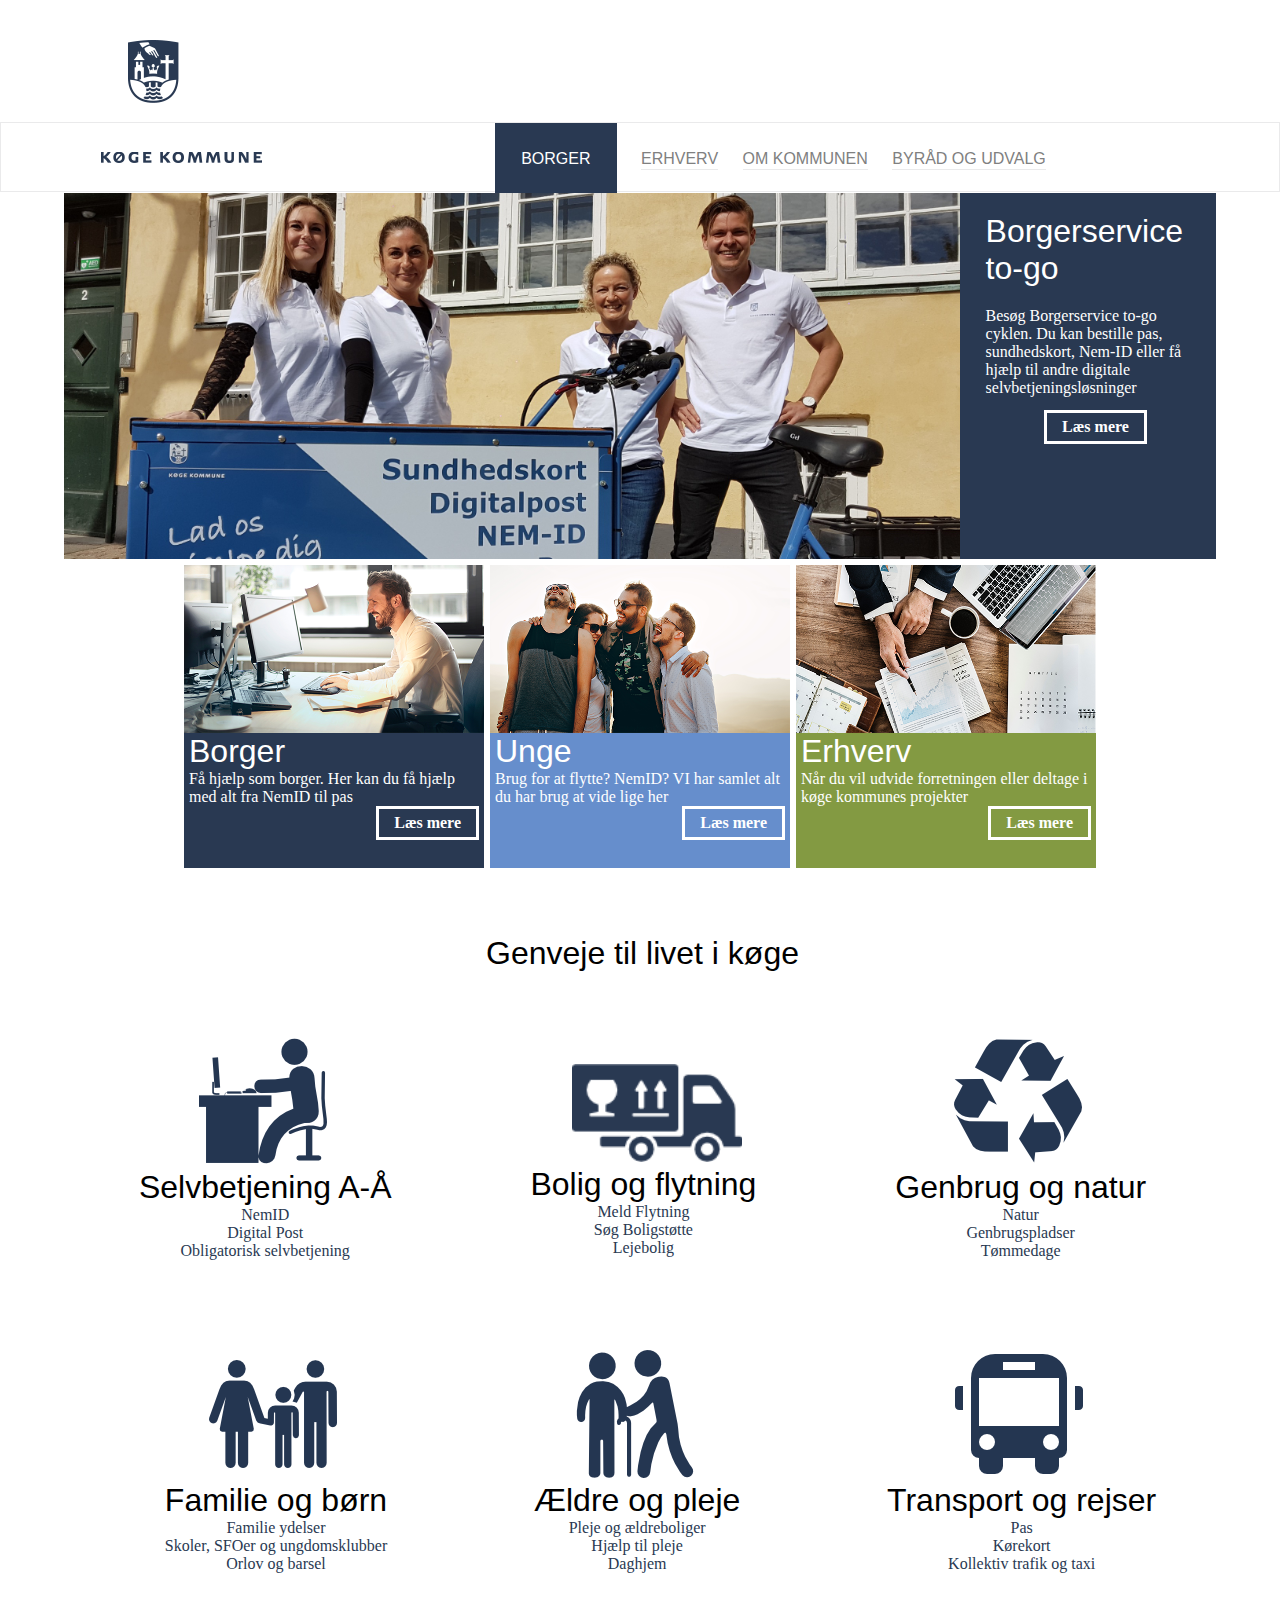
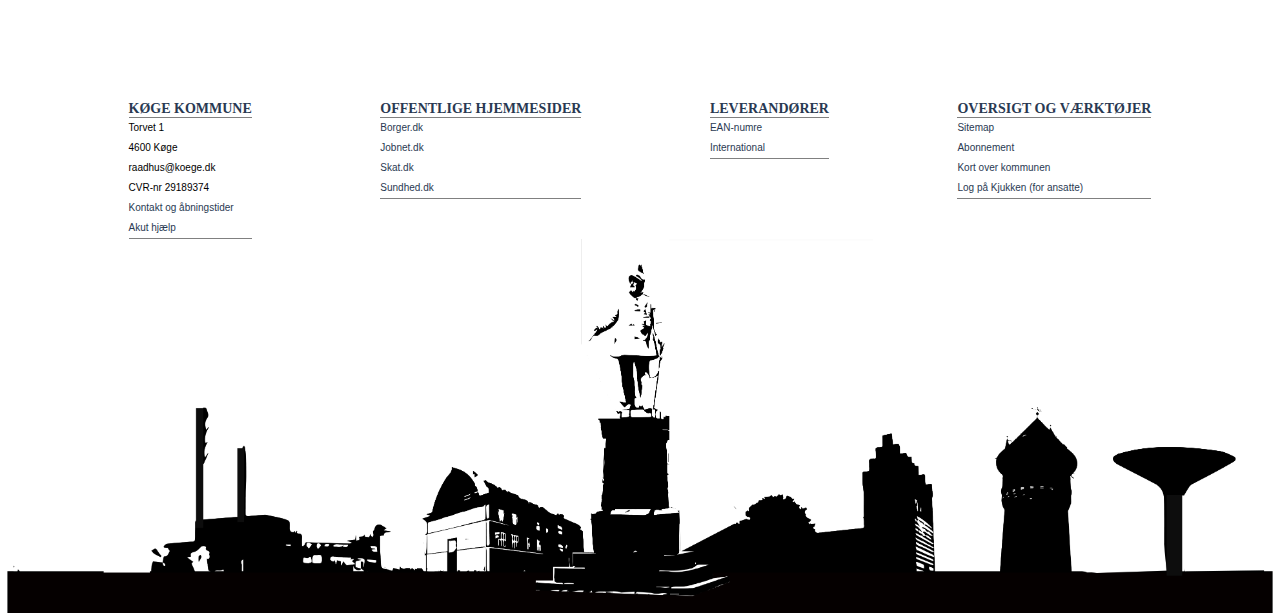
<file: digi4/index.html>
<!DOCTYPE html>
<html lang="en">
<head>
    <title>Køge forside</title>
    <META NAME="ROBOTS" CONTENT="NOINDEX, NOFOLLOW">
    <link rel="stylesheet" type="text/css" href="css/style.css">
    <meta charset="utf-8">
    <meta name="viewport" content="width=device-width, initial-scale=1.0">
      <link rel="stylesheet" href="https://use.fontawesome.com/releases/v5.0.13/css/all.css" integrity="sha384-DNOHZ68U8hZfKXOrtjWvjxusGo9WQnrNx2sqG0tfsghAvtVlRW3tvkXWZh58N9jp" crossorigin="anonymous">
</head>
<body>
<header>
  <div class="komlogo">
      <a href="index.html"><img class="logo" title="Gå til Køge kommunes hjemmeside" src="img/logo.png" alt="logo af køge"></a>
    </div>
      <div class="medier">
      <a href="https://www.facebook.com/koegekommune/">  <i class="fab fa-facebook"></i> </a>
    <a href="https://www.linkedin.com/company/koge-kommune/"> <i class="fab fa-linkedin"></i></a>
      </div>

</header>





    <div class="nav">


  <div class="køgehjem">
    <a href="index.html"><img title="Gå til Køge kommunes hjemmeside" src="img/hjem.png" alt="køge logo"></a>
  </div>
        <label for="toggle">&#9776;</label>
        <input type="checkbox" id="toggle"/>

        <div class="menu">
            <a class="active" href="#">BORGER</a>
            <a href="#">ERHVERV</a>
            <a href="#">OM KOMMUNEN</a>
            <a href="#">BYRÅD OG UDVALG</a>
        </div>
        

    </div>


      <!-- content -->
        <main>
<div class="stortbillede">
  <img class="togo" src="img/to.go.png" alt="Billede af borgerservice to-go">

  <div class="sidebox"><h1 class="textbox">Borgerservice to-go</h1>
    <p class="textbox">Besøg Borgerservice to-go cyklen. Du kan bestille pas, sundhedskort, Nem-ID eller få hjælp til andre digitale selvbetjeningsløsninger</p>
    <a href="https://koege.dk/borger/Selvbetjening-fra-A-Aa/Borgerservice-to-go.aspx"><button type="button" class="button1">Læs mere</button></a>
  </div>
  </div>



          <div class="flex-container">
            <div class="fleximage"><img class="pic" src="img/privat.png" alt="Billede af mand">
            <div class="flextext"><h1 class="hvid">Borger</h1>
              <p class="hvid">Få hjælp som borger. Her kan du få hjælp med alt fra NemID til pas</p>
            <a href="https://www.koege.dk/borger.aspx">  <button type="button">Læs mere</button></a>
            </div>
          </div>
            <div class="fleximage"><img class="pic" src="img/unge.png" alt="Billede af mand">
            <div class="flextext2"><h1 class="hvid">Unge</h1>
              <p class="hvid">Brug for at flytte? NemID? VI har samlet alt du har brug at vide lige her</p>
          <a href="unge.html">  <button type="button">Læs mere</button></a>
          </div>
        </div>

            <div class="fleximage"><img class="pic" src="img/erhverv.png" alt="Billede af mand">
            <div class="flextext3"><h1 class="hvid">Erhverv</h1>
              <p class="hvid">Når du vil udvide forretningen eller deltage i køge kommunes projekter</p>
            <button type="button">Læs mere</button></div>
          </div>
        </div>

<h1 class="genveje">Genveje til livet i køge</h1>


<div class="ikondel">

<div class="ikoner">
  <div class="ikon">
<a href="https://www.koege.dk/borger/Selvbetjening-fra-A-Aa.aspx"><img src="img/selvbe.png" alt="Ikon af en person ved computer"></a>
</div>
  <a href="https://www.koege.dk/borger/Selvbetjening-fra-A-Aa.aspx"><h1 class="sort">Selvbetjening A-Å</h1></a>
<a href="https://www.koege.dk/borger/Selvbetjening-fra-A-Aa/NemID.aspx"><p class="bluedel">NemID</p></a>

<a href="https://www.koege.dk/borger/Selvbetjening-fra-A-Aa/Digital-post.aspx"><p class="bluedel">Digital Post</p></a>
  <a href="https://www.koege.dk/borger/Selvbetjening-fra-A-Aa/Obligatorisk-selvbetjening.aspx"><p class="bluedel">Obligatorisk selvbetjening</p></a>
</div>
<div class="ikoner">
  <div class="ikon2">
    <a href="https://www.koege.dk/borger/Bolig-planlaegning-byggeri-og-flytning.aspx">
<img src="img/nyflyt.png" width="170px" alt="ikon af flyttebil"></a>
</div>
  <a href="https://www.koege.dk/borger/Bolig-planlaegning-byggeri-og-flytning.aspx"><h1 class="sort">Bolig og flytning</h1></a>
  <a href="https://www.borger.dk/bolig-og-flytning/flytning_oversigt/naar-du-skal-flytte"><p class="bluedel">Meld Flytning</p></a>
<a href="https://www.borger.dk/bolig-og-flytning/boligstoette-oversigt/boligstoette-soege"><p class="bluedel">Søg Boligstøtte</p></a>
  <a href="https://www.koege.dk/borger/Bolig-planlaegning-byggeri-og-flytning/Boliger/Lejeboliger.aspx"><p class="bluedel">Lejebolig</p></a>
</div>

<div class="ikoner">
  <div class="ikon">
<a href="https://www.koege.dk/borger/Affald-og-genbrug.aspx"><img src="img/recycle.png" alt="ikon af genbrug"></a>
</div>
<a href="https://www.koege.dk/borger/Affald-og-genbrug.aspx"><h1 class="sort">Genbrug og natur</h1></a>
<a href="https://www.koege.dk/borger/Natur-miljoe-og-energi/Natur.aspx"><p class="bluedel">Natur</p></a>
<a href="https://www.koege.dk/borger/Affald-og-genbrug/Genbrugsplads.aspx"><p class="bluedel">Genbrugspladser</p></a>
<a href="https://www.koege.dk/borger/Affald-og-genbrug/Toemmedage-og-sms.aspx"><p class="bluedel">Tømmedage</p></a>
</div>

</div>

<div class="ikondel2">


  <div class="ikoner">
    <div class="ikon">
<a href="https://www.koege.dk/borger/Familie-boern-og-unge.aspx"> <img src="img/family.png" alt="ikon af familie"></a>
  </div>
<a href="https://www.koege.dk/borger/Familie-boern-og-unge.aspx">  <h1 class="sort">Familie og børn</h1></a>
<a href="https://www.koege.dk/borger/Familie-boern-og-unge/Familieydelser2.aspx"><p class="bluedel">Familie ydelser</p></a>
<a href="https://www.koege.dk/borger/Familie-boern-og-unge/Skole-og-sfo.aspx"><p class="bluedel">Skoler, SFOer og ungdomsklubber</p></a>
  <a href="https://www.koege.dk/borger/Familie-boern-og-unge/Orlov-og-barsel.aspx"><p class="bluedel">Orlov og barsel</p></a>
  </div>

  <div class="ikoner">
    <div class="ikon">
  <a href="https://www.koege.dk/borger/Aeldre.aspx"><img src="img/elder.png" alt="ikon af ældre"></a>
  </div>
  <a href="https://www.koege.dk/borger/Aeldre.aspx"><h1 class="sort">Ældre og pleje</h1></a>
<a href="https://www.koege.dk/borger/Aeldre/Plejeboliger-aflastningsboliger-og-aeldreboliger.aspx"> <p class="bluedel">Pleje og ældreboliger</p></a>
  <a href="https://www.koege.dk/borger/Aeldre/Hjaelp-og-Pleje.aspx"><p class="bluedel">Hjælp til pleje</p></a>
  <a href="https://www.koege.dk/borger/Aeldre/Daghjem.aspx"><p class="bluedel">Daghjem</p></a>
  </div>

  <div class="ikoner">
    <div class="ikon">
  <a href="https://www.koege.dk/borger/Transport-rejser-trafik-og-veje.aspx"><img src="img/trafik.png" alt="ikon af ældre"></a>
  </div>
  <a href="https://www.koege.dk/borger/Transport-rejser-trafik-og-veje.aspx"><h1 class="sort">Transport og rejser</h1></a>
<a href="https://www.koege.dk/borger/Transport-rejser-trafik-og-veje/Pas.aspx"><p class="bluedel">Pas</p></a>
  <a href="https://www.koege.dk/borger/Transport-rejser-trafik-og-veje/Koerekort.aspx"><p class="bluedel">Kørekort</p></a>
<a href="https://www.koege.dk/borger/Transport-rejser-trafik-og-veje/NY-Kollektiv-trafik-taxi.aspx"><p class="bluedel">Kollektiv trafik og taxi</p></a>
  </div>




</div>



</main>


<div class="flex-container3">
  <div class="flex-grid">
      <div class="col1">
<h3> KØGE KOMMUNE </h3>
<ul>
<li> Torvet 1 </li>
<li> 4600 Køge </li>
<li> raadhus@koege.dk</li>
<li> CVR-nr 29189374</li>
<li><a href="https://www.koege.dk/Service/Kontakt-og-aabningstider.aspx">Kontakt og åbningstider</a></li>
<li><a href="https://www.koege.dk/kommunen/Akut-hjaelp.aspx">Akut hjælp</a></li>
</ul>
</div>
<div class="col2">
<h3> OFFENTLIGE HJEMMESIDER</h3>
<ul>
<li><a href="https://www.borger.dk/">Borger.dk</a></li>
<li><a href="https://job.jobnet.dk/CV/frontpage">Jobnet.dk</a></li>
<li><a href="http://www.skat.dk/">Skat.dk</a></li>
<li><a href="https://www.sundhed.dk/">Sundhed.dk</a></li>
</ul>
</div>
<div class="col3">
<h3> LEVERANDØRER</h3>
<ul>
<li><a href="https://www.koege.dk/erhverv/Udbud--og-indkoeb/EAN.aspx">EAN-numre</a></li>
<li><a href="https://www.koege.dk/kommunen/International.aspx"> International</a></li>

</ul>
</div>
<div class="col4">
<h3> OVERSIGT OG VÆRKTØJER</h3>
<ul>
<li><a href="https://www.koege.dk/Service/Sitemap.aspx">Sitemap</a></li>
<li><a href="https://www.koege.dk/Service/Abonnement.aspx">Abonnement</a></li>
<li><a href="https://www.koege.dk/kommunen/Kort-over-kommunen.aspx">Kort over kommunen</a></li>
<li><a href="https://www.koege.dk/borger/vaerktoej/Login-til-Kjukken.aspx">Log på Kjukken (for ansatte)</a></li>
</ul>
</div>
</div>
</div>

<img class="skyline" src="img/ft.png" alt="skyline" width="100%" height="auto">
</footer>

<script src="js/java.js">
</script>
</body>
</html>
</file>
<file: digi4/css/style.css>
@import "https://maxcdn.bootstrapcdn.com/font-awesome/4.7.0/css/font-awesome.min.css";

*{
  box-sizing: border-box;
  margin: 0;
  padding: 0;
}
ul{
  border-top: 1px solid gray;
  border-bottom: 1px solid gray;
}

.køgehjem{
  float: left;
  margin-left: 100px;
}

.logo{
  margin-left: 10%;
}

.medier{
  float: right;
  margin-top: -65px;
  font-size: 32px;
  margin-right: 10%;
}

.fa-facebook{
  color: #3b5998;
}

.fa-linkedin{
  color: #0077b5;
}

.nav .active{
  background-color: #293952;
    color: white;
}

.active{
  padding: 26px;
}

.nav {
    border: 1px solid #EAEAEB;
    text-align: center;
    height: 70px;
    line-height: 70px;
}

label {
    display: block;
    cursor: pointer;

}
.menu {
    text-align: center;
    width: 100%;
    display: none;
}
.menu a {
    border-bottom: 1px solid #EAEAEB;
    margin: 0;

}
#toggle:checked + .menu {
    display: block;
}
#menu-toggle{
  z-index: 1;
}

.soge{
float: right;
margin-right: 50px;
margin-top: 0px;
}


.skyline{
  display: none;
}

body{
  font-family: 'verdana', sans-serif;

}
p{
  color: white;
}
.slideshow-container{
  display: none;
}
.stortbillede{
  display: none;

}
.flex-container3{
  display: block;
}
.flex-container{
   display: flex;
   justify-content: center;
   flex-wrap: wrap;
   flex-direction: row;
   width: 100%;

}
.fleximage{
  display: block;
  margin-top: 5%;

}
.pic{
   width: 400px;
   max-width: 100%;
}
.flextext{
  background: #293952;
  min-width: 0;
  width: 400px;
  height: 135px;

}

.flextext2{
  background: #668ECC;
  min-width: 0;
  width: 400px;
  height: 135px;

}
.flextext3{
  background: #839a42;
  min-width: 0;
  width: 400px;
  height: 135px;

}
button{
  font-family: verdana;
  font-weight: bold;
  text-align: right;
  background-color: transparent;
  color: white;
  border-style: solid;
  border-color: white;
  border-width:  medium;
  font-size: 16px;
  padding: 5px 15px;
  float: right;
  margin-right: 5px;
}
button:hover{
  background-color: white;
  color: #293952;
}
.bluedel{
  color: #293952;
}
.genveje{
  text-align: center;
  color: black;
  margin-top: 5%;
  margin-bottom: 5%;
}
.hvid{
  color: white;
}

.sort{
  text-align: center;
}
.ikon{
  display: block;
  margin-left: auto;
  margin-right: auto;
  width: 30%;
}
.ikon2{
  margin-left: auto;
  margin-right: auto;
  width: 30%;
}

.ikoner{
  margin-top: 5%;
}
.bluedel{
  text-align: center;
}
h1{

}
h3{
  font-family: verdana;
font-size: 14px;
color: #293952;
}

footer{
  background-color: white;
  font-family: verdana;
  font-size: 9px;
  margin-bottom: auto;
  margin-top: 10%;


}

p{
  font-family: verdana;

}

li{
  text-decoration: none;
  font-size: 10px;
  line-height: 200%;
}

ul {
  list-style-type: none;
  padding: inherit;
}
.flex-container3{
  display: flex;
  flex-flow: row wrap;
  justify-content: space-around;
  margin-top: 10%;
}
.flex-grid {
  display: flex;
  flex-direction: column;
  flex-direction: row; /*mq*/
  justify-content: space-evenly;
  width: 100%;
}

.col1{


}

.col2{

flex-wrap: wrap;


}

.col3{

  flex-wrap: wrap;

}

.col4{

  flex-wrap: wrap;


}

a:link {
    text-decoration: none;
}

a:visited {
    text-decoration: none;
}

a:hover {
    text-decoration: underline;
}

a:active {
    text-decoration: underline;
}

/* unvisited link */
a:link {
    color:#293952;
}

/* visited link */
a:visited {
    color: #293952;
}

/* mouse over link */
a:hover {
    color: #293952;
}

/* selected link */
a:active {
    color: #293952;
}



.stortbillede{
  display: none;
}

@media screen and (min-width: 1000px){
  /* removing mobile styles */
  #toggleMenu, #mobileSearchBar, #logo, #events{
    display: none;
  }


  ul{
    border-top: 1px solid gray;
    border-bottom: 1px solid gray;
  }

  .køgehjem{
    float: left;
    margin-left: 100px;
  }

  .logo{
    margin-left: 10%;
  }

  .medier{
    float: right;
    margin-top: -65px;
    font-size: 32px;
    margin-right: 10%;
  }

  .fa-facebook{
    color: #3b5998;
  }

  .fa-linkedin{
    color: #0077b5;
  }

  .nav .active{
    background-color: #293952;
      color: white;
  }

  .active{
    padding: 26px;
  }

  .nav {
      border: 1px solid #EAEAEB;
      text-align: center;
      height: 70px;
      line-height: 70px;
  }

  .menu {
      margin: 0 30px 0 0;
      display: block;

  }

  .menu a {
      display: inline-block;
      clear: right;
      text-decoration: none;
      color: gray;
      margin: 0 10px;
      line-height: 20px;
  }


  label {
      margin: 0 40px 0 0;
      font-size: 26px;
      line-height: 70px;
      display: none;
      width: 26px;
      float: right;
      }

  #toggle {
      display: none;
  }

  .soge{
    float: right;
    margin-right: 100px;
    margin-top: -70px;
  }

main{

  margin: 0 auto 2% auto;
}

.fleximage{
  margin: 3px;
}

.button1{
  text-align: center;
  margin-top:5%;
  margin-left: 20%;
  margin-right: 27%
}
.stortbillede{
  width: 100%;
  display: flex;
  flex-direction: row;
  justify-content: center;
  margin-bottom: 3px;


}
.togo{
  width: 70%;
  align-self: center;


}
.sidebox{
  width: 24%;
  background-color: #293952;
  text-align: left;
}
.textbox{
  margin-top: 20px;
  width: 80%;
  margin-left: 10%;
  margin-right: 10%;

}
.flex-container{
   display: flex;
   justify-content: center;
   flex-wrap: wrap;
   flex-direction: row;
   width: 100%;

}
.fleximage{
  display: flex;
  flex-direction: column;
}
.pic{
   width: 300px;
   max-width: 100%;
}
.flextext{
  background: #293952;
  min-width: 0;
  width: 300px;
  height: 135px;
}

.flextext2{
  background: #668ECC;
  min-width: 0;
  width: 300px;
  height: 135px;
}
.flextext3{
  background: #839a42;
  min-width: 0;
  width: 300px;
  height: 135px;
}

.skyline{
  display: block;


}
h1{
  color: white;
  font-weight:normal;
  margin-left: 5px;
}
p{
  margin-left: 5px;
  color: white;
}
button{
  font-family: verdana;
  font-weight: bold;
  text-align: right;
  background-color: transparent;
  color: white;
  border-style: solid;
  border-color: white;
  border-width:  medium;
  font-size: 16px;
  padding: 5px 15px;
  float: right;
  margin-right: 5px;
}
button:hover{
  background-color: white;
  color: #293952;
}
/* button:hover {
    background-color: #293952;
    color: white;
  } */
.genveje{
    margin-bottom: 1px;
    text-align: center;
    color: black;

}

.ikondel{
  display: flex;
  flex-direction: row;
  width: 100%;
  justify-content: space-evenly;
  margin-bottom: 2%;
}
.ikondel2{
  display: flex;
  flex-direction: row;
  width: 100%;
  justify-content: space-evenly;
  margin-bottom: 5%;
  margin-left: 18px;
}
.ikoner{
  display: flex;
  flex-direction: column;
  text-align: center;
  align-self: center

}
.ikon{
  align-self: center
}
.ikon2{
  margin-top: 10%;
  width: 0%;
  margin-left: 20%;
}
.bluedel{
  color: #293952;
}
.sort{
  color: black;
}
a{
  text-decoration: none;
}
a:hover{
  color: #293952;
  text-decoration: underline;
}





  /* Slideshow container */
    .slideshow-container {
    display: block;
    width: 70%;
    position: relative;
    margin: 0 auto;
    margin-top: 5%;
    text-align: center;
  }

  /* Hide the images by default */
  .mySlides {
      display: none;
  }
  .dots{
    text-align: center;
    margin: 0 auto;
    margin-bottom: 2%;
  }


  /* Position the "next button" to the right */
 .next {
    right: 0;
    border-radius: 3px 0 0 3px;
  }

  /* On hover, add a black background color with a little bit see-through */
  .prev:hover, .next:hover {
    background-color: rgba(0,0,0,0.8);
  }

  /* Caption text */
  .text {
    text-align: center;
    margin-left: 20%;
    margin-right: 20%;
  }

  /* Number text (1/3 etc) */
  .numbertext {
    color: #f2f2f2;
    font-size: 12px;
    padding: 8px 12px;
    position: absolute;
    top: 0;
    margin-left: 11%;
  }

  /* The dots/bullets/indicators */
  .dots{
    text-align: center;
  }
  .dot {
    cursor: pointer;
    height: 15px;
    width: 15px;
    margin: 0 2px;
    background-color: #bbb;
    border-radius: 50%;
    display: inline-block;
    transition: background-color 0.6s ease;
  }

  .active, .dot:hover {
    background-color: #717171;
  }

  /* Fading animation */
  .fade {
    animation-name: fade;
    animation-duration: 1.5s;
  }



  @keyframes fade {
    from {opacity: .4}
    to {opacity: 1}
  }

p{
  color: white;
}

}
@media screen and (min-width: 1200px){
  .sidebox{
    width: 20%;
    background-color: #293952;
    text-align: left;
  }
.ikon{
  width: 128px;
}

@media screen and (min-width: 1400px){
.ikon{
  width: 128px;
}
  .pic{
     width: 400px;
     max-width: 100%;
  }
  .flextext{
    background: #293952;
    min-width: 0;
    width: 400px;
    height: 135px;
  }

  .flextext2{
    background: #668ECC;
    min-width: 0;
    width: 400px;
    height: 135px;
  }
  .flextext3{
    background: #839a42;
    min-width: 0;
    width: 400px;
    height: 135px;
  }




.sidebox{
  width: 17%;
}




}
</file>
